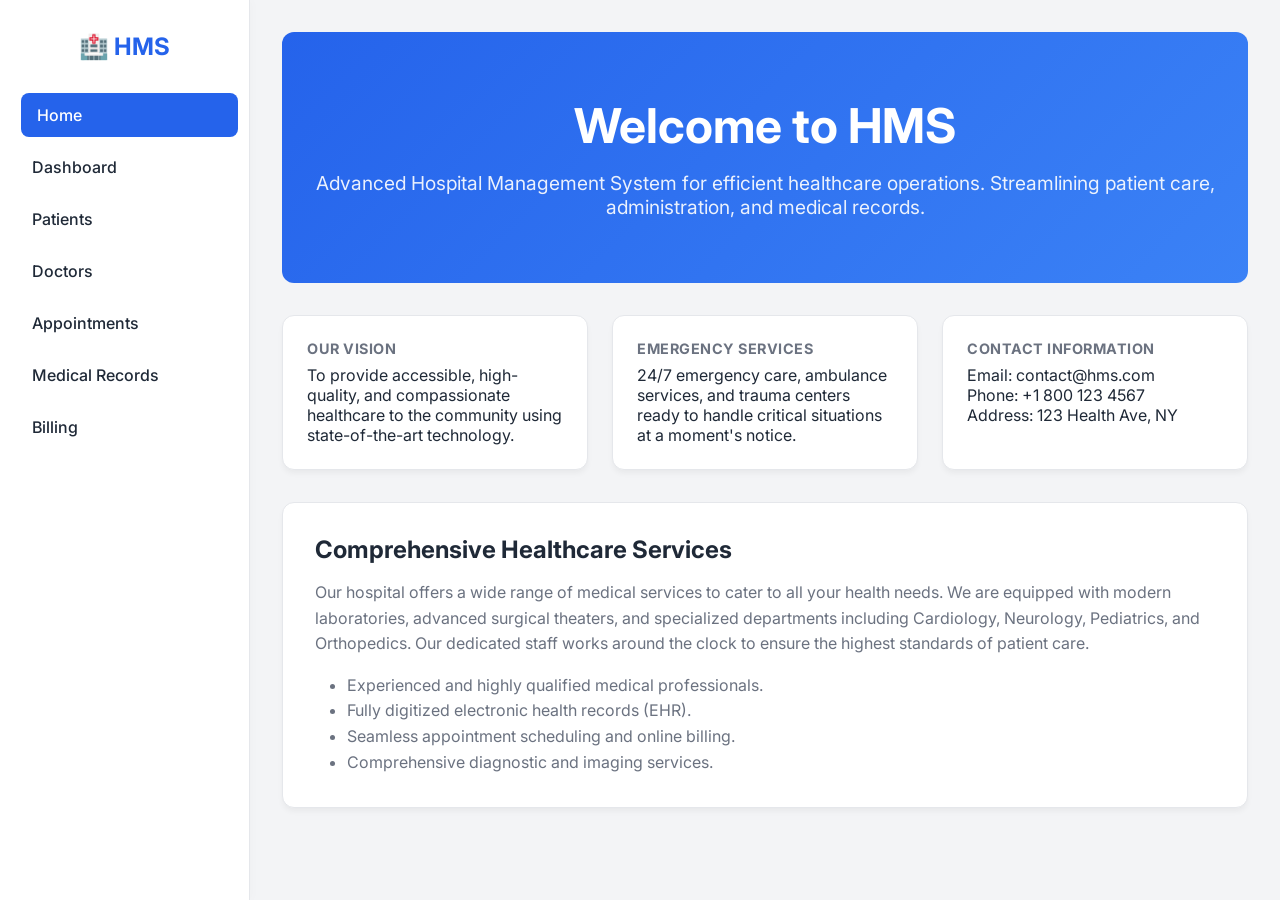
<file: Frontend/index.html>
<!DOCTYPE html>
<html lang="en">
<head>
    <meta charset="UTF-8">
    <meta name="viewport" content="width=device-width, initial-scale=1.0">
    <title>Hospital Management System</title>
    <link rel="stylesheet" href="style.css">
</head>
<body>
    <div class="sidebar">
        <h2>🏥 HMS</h2>
        <a href="index.html" class="active">Home</a>
        <a href="dashboard.html">Dashboard</a>
        <a href="patients.html">Patients</a>
        <a href="doctors.html">Doctors</a>
        <a href="appointments.html">Appointments</a>
        <a href="records.html">Medical Records</a>
        <a href="billing.html">Billing</a>
    </div>

    <div class="main-content">
        <div class="hero">
            <h1>Welcome to HMS</h1>
            <p>Advanced Hospital Management System for efficient healthcare operations. Streamlining patient care, administration, and medical records.</p>
        </div>
        
        <div class="dashboard-cards" style="margin-bottom: 2rem;">
            <div class="card">
                <h3>Our Vision</h3>
                <p>To provide accessible, high-quality, and compassionate healthcare to the community using state-of-the-art technology.</p>
            </div>
            <div class="card">
                <h3>Emergency Services</h3>
                <p>24/7 emergency care, ambulance services, and trauma centers ready to handle critical situations at a moment's notice.</p>
            </div>
            <div class="card">
                <h3>Contact Information</h3>
                <p>Email: contact@hms.com<br>Phone: +1 800 123 4567<br>Address: 123 Health Ave, NY</p>
            </div>
        </div>

        <div class="table-container" style="padding: 2rem; background: var(--surface);">
            <h2 style="margin-bottom: 1rem; color: var(--text-main);">Comprehensive Healthcare Services</h2>
            <p style="margin-bottom: 1rem; color: var(--text-muted); line-height: 1.6;">Our hospital offers a wide range of medical services to cater to all your health needs. We are equipped with modern laboratories, advanced surgical theaters, and specialized departments including Cardiology, Neurology, Pediatrics, and Orthopedics. Our dedicated staff works around the clock to ensure the highest standards of patient care.</p>
            <ul style="list-style-type: disc; margin-left: 2rem; color: var(--text-muted); line-height: 1.6;">
                <li>Experienced and highly qualified medical professionals.</li>
                <li>Fully digitized electronic health records (EHR).</li>
                <li>Seamless appointment scheduling and online billing.</li>
                <li>Comprehensive diagnostic and imaging services.</li>
            </ul>
        </div>
    </div>
</body>
</html>
</file>
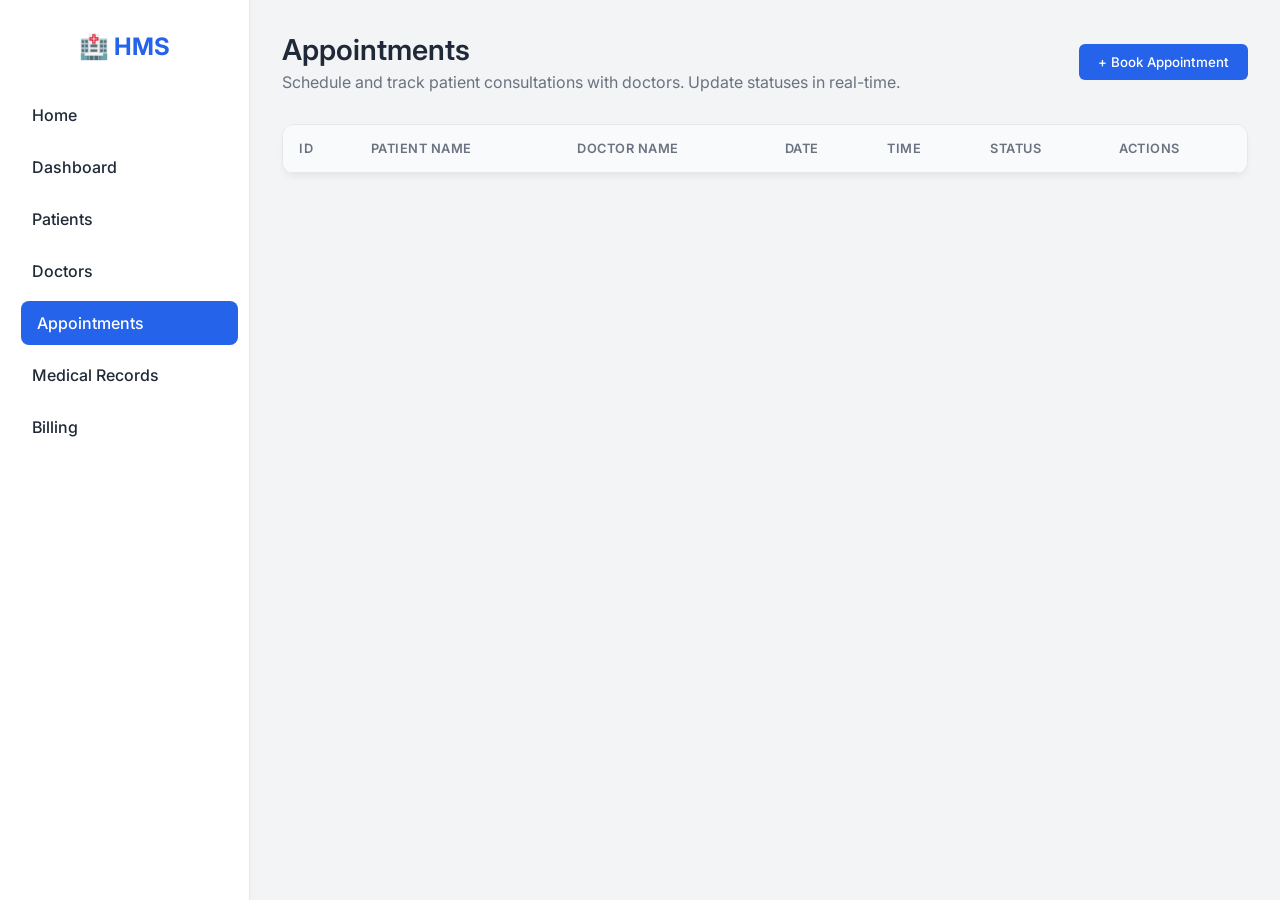
<file: Frontend/appointments.html>
<!DOCTYPE html>
<html lang="en">
<head>
    <meta charset="UTF-8">
    <meta name="viewport" content="width=device-width, initial-scale=1.0">
    <title>Appointments - HMS</title>
    <link rel="stylesheet" href="style.css">
</head>
<body>
    <div class="sidebar">
        <h2>🏥 HMS</h2>
        <a href="index.html">Home</a>
        <a href="dashboard.html">Dashboard</a>
        <a href="patients.html">Patients</a>
        <a href="doctors.html">Doctors</a>
        <a href="appointments.html" class="active">Appointments</a>
        <a href="records.html">Medical Records</a>
        <a href="billing.html">Billing</a>
    </div>

    <div class="main-content">
        <div class="header">
            <div>
                <h1>Appointments</h1>
                <p style="color: var(--text-muted); margin-top: 5px;">Schedule and track patient consultations with doctors. Update statuses in real-time.</p>
            </div>
            <button class="btn" onclick="openModal('appointmentModal')">+ Book Appointment</button>
        </div>
        
        <div class="table-container">
            <table>
                <thead>
                    <tr>
                        <th>ID</th>
                        <th>Patient Name</th>
                        <th>Doctor Name</th>
                        <th>Date</th>
                        <th>Time</th>
                        <th>Status</th>
                        <th>Actions</th>
                    </tr>
                </thead>
                <tbody id="table-body"></tbody>
            </table>
        </div>
    </div>

    <!-- Modal -->
    <div class="modal" id="appointmentModal">
        <div class="modal-content">
            <div class="modal-header">
                <h2>Book Appointment</h2>
                <button class="close-btn">&times;</button>
            </div>
            <form id="appointmentForm">
                <div class="form-group">
                    <label>Patient Name</label>
                    <input type="text" name="patient_name" required>
                </div>
                <div class="form-group">
                    <label>Doctor Name</label>
                    <input type="text" name="doctor_name" required>
                </div>
                <div class="form-group" style="display: flex; gap: 1rem;">
                    <div style="flex:1">
                        <label>Date</label>
                        <input type="date" name="appointment_date" required>
                    </div>
                    <div style="flex:1">
                        <label>Time</label>
                        <input type="time" name="appointment_time" required>
                    </div>
                </div>
                <div class="form-group">
                    <label>Status</label>
                    <select name="appointment_status">
                        <option>Scheduled</option>
                        <option>Completed</option>
                        <option>Cancelled</option>
                    </select>
                </div>
                <div class="form-actions">
                    <button type="button" class="btn btn-danger" onclick="closeModal('appointmentModal')">Cancel</button>
                    <button type="submit" class="btn btn-success">Book</button>
                </div>
            </form>
        </div>
    </div>

    <script src="script.js"></script>
    <script>
        async function loadData() {
            const data = await fetchData('/appointments/');
            const tbody = document.getElementById('table-body');
            tbody.innerHTML = '';
            data.forEach(item => {
                tbody.innerHTML += `
                    <tr>
                        <td>${item.appointment_id}</td>
                        <td>${item.patient_name}</td>
                        <td>${item.doctor_name}</td>
                        <td>${item.appointment_date}</td>
                        <td>${item.appointment_time}</td>
                        <td><span style="padding:4px 8px;border-radius:4px;background:#e2e8f0;font-size:0.8rem">${item.appointment_status}</span></td>
                        <td class="actions">
                            <button class="btn btn-small btn-danger" onclick="deleteData(${item.appointment_id})">Delete</button>
                        </td>
                    </tr>
                `;
            });
        }

        document.getElementById('appointmentForm').addEventListener('submit', async (e) => {
            e.preventDefault();
            const formData = new FormData(e.target);
            const data = Object.fromEntries(formData.entries());
            await postData('/appointments/add/', data);
            closeModal('appointmentModal');
            e.target.reset();
            loadData();
        });

        async function deleteData(id) {
            if(confirm('Are you sure?')) {
                await postData(`/appointments/delete/${id}/`, {}, 'DELETE');
                loadData();
            }
        }

        loadData();
    </script>
</body>
</html>
</file>
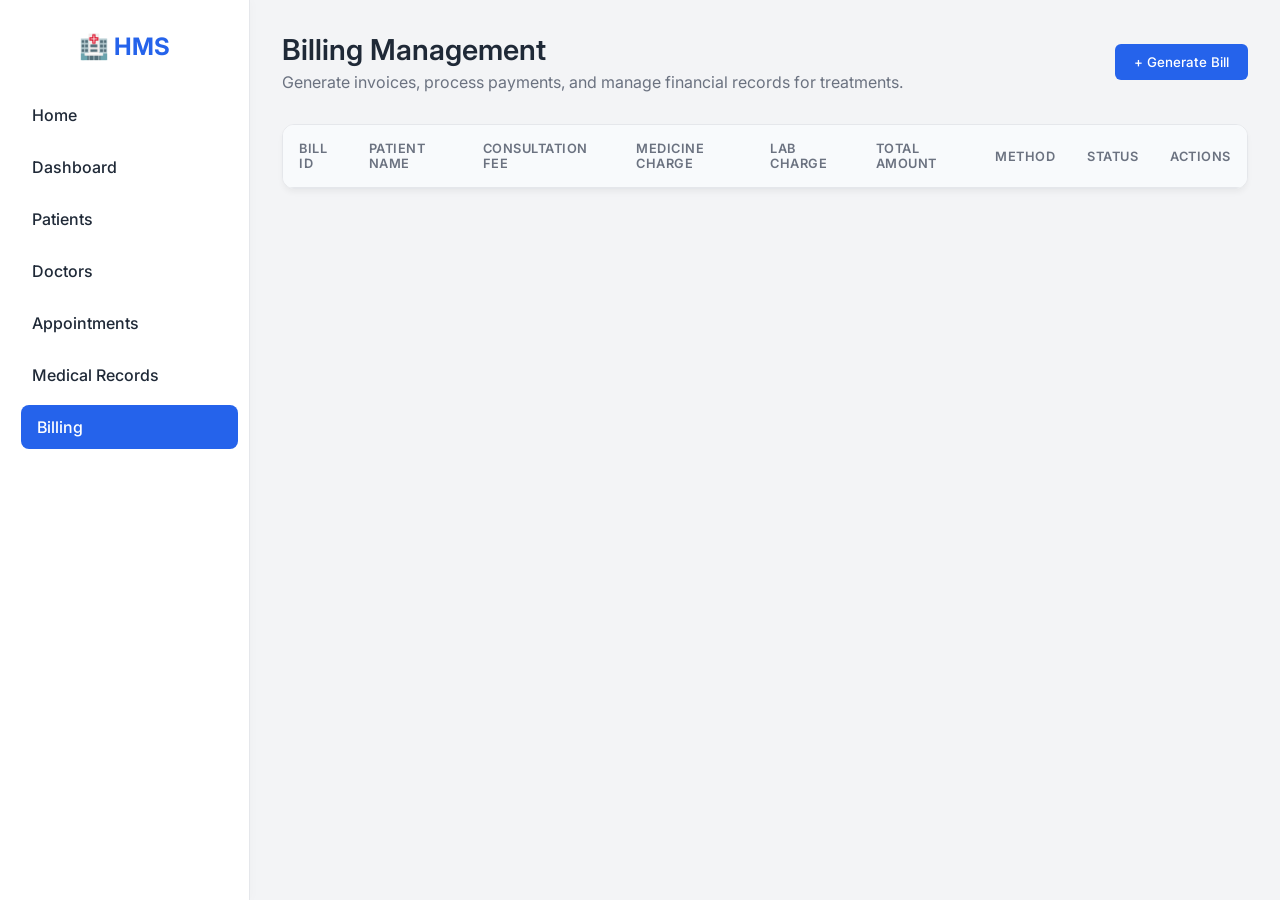
<file: Frontend/billing.html>
<!DOCTYPE html>
<html lang="en">
<head>
    <meta charset="UTF-8">
    <meta name="viewport" content="width=device-width, initial-scale=1.0">
    <title>Billing - HMS</title>
    <link rel="stylesheet" href="style.css">
</head>
<body>
    <div class="sidebar">
        <h2>🏥 HMS</h2>
        <a href="index.html">Home</a>
        <a href="dashboard.html">Dashboard</a>
        <a href="patients.html">Patients</a>
        <a href="doctors.html">Doctors</a>
        <a href="appointments.html">Appointments</a>
        <a href="records.html">Medical Records</a>
        <a href="billing.html" class="active">Billing</a>
    </div>

    <div class="main-content">
        <div class="header">
            <div>
                <h1>Billing Management</h1>
                <p style="color: var(--text-muted); margin-top: 5px;">Generate invoices, process payments, and manage financial records for treatments.</p>
            </div>
            <button class="btn" onclick="openModal('billModal')">+ Generate Bill</button>
        </div>
        
        <div class="table-container">
            <table>
                <thead>
                    <tr>
                        <th>Bill ID</th>
                        <th>Patient Name</th>
                        <th>Consultation Fee</th>
                        <th>Medicine Charge</th>
                        <th>Lab Charge</th>
                        <th>Total Amount</th>
                        <th>Method</th>
                        <th>Status</th>
                        <th>Actions</th>
                    </tr>
                </thead>
                <tbody id="table-body"></tbody>
            </table>
        </div>
    </div>

    <!-- Modal -->
    <div class="modal" id="billModal">
        <div class="modal-content">
            <div class="modal-header">
                <h2>Generate Bill</h2>
                <button class="close-btn">&times;</button>
            </div>
            <form id="billForm">
                <div class="form-group">
                    <label>Patient Name</label>
                    <input type="text" name="patient_name" required>
                </div>
                <div class="form-group" style="display: flex; gap: 1rem;">
                    <div style="flex:1">
                        <label>Consultation Fee ($)</label>
                        <input type="number" step="0.01" name="consultation_fee" id="fee" required oninput="calcTotal()">
                    </div>
                    <div style="flex:1">
                        <label>Medicine Charge ($)</label>
                        <input type="number" step="0.01" name="medicine_charge" id="med" required oninput="calcTotal()">
                    </div>
                </div>
                <div class="form-group" style="display: flex; gap: 1rem;">
                    <div style="flex:1">
                        <label>Laboratory Charge ($)</label>
                        <input type="number" step="0.01" name="laboratory_charge" id="lab" required oninput="calcTotal()">
                    </div>
                    <div style="flex:1">
                        <label>Total Amount ($)</label>
                        <input type="number" step="0.01" name="total_amount" id="total" readonly>
                    </div>
                </div>
                <div class="form-group" style="display: flex; gap: 1rem;">
                    <div style="flex:1">
                        <label>Payment Method</label>
                        <select name="payment_method">
                            <option>Cash</option>
                            <option>UPI</option>
                            <option>Credit Card</option>
                            <option>Debit Card</option>
                            <option>Insurance</option>
                        </select>
                    </div>
                    <div style="flex:1">
                        <label>Status</label>
                        <select name="payment_status">
                            <option>Paid</option>
                            <option>Pending</option>
                        </select>
                    </div>
                </div>
                <div class="form-actions">
                    <button type="button" class="btn btn-danger" onclick="closeModal('billModal')">Cancel</button>
                    <button type="submit" class="btn btn-success">Generate</button>
                </div>
            </form>
        </div>
    </div>

    <script src="script.js"></script>
    <script>
        function calcTotal() {
            const fee = parseFloat(document.getElementById('fee').value) || 0;
            const med = parseFloat(document.getElementById('med').value) || 0;
            const lab = parseFloat(document.getElementById('lab').value) || 0;
            document.getElementById('total').value = (fee + med + lab).toFixed(2);
        }

        async function loadData() {
            const data = await fetchData('/bills/');
            const tbody = document.getElementById('table-body');
            tbody.innerHTML = '';
            data.forEach(item => {
                const statusColor = item.payment_status === 'Paid' ? '#10b981' : '#ef4444';
                tbody.innerHTML += `
                    <tr>
                        <td>${item.bill_id}</td>
                        <td>${item.patient_name}</td>
                        <td>$${item.consultation_fee}</td>
                        <td>$${item.medicine_charge}</td>
                        <td>$${item.laboratory_charge}</td>
                        <td>$${item.total_amount}</td>
                        <td>${item.payment_method}</td>
                        <td><span style="color:white;background:${statusColor};padding:4px 8px;border-radius:4px;font-size:0.8rem">${item.payment_status}</span></td>
                        <td class="actions">
                            <button class="btn btn-small btn-danger" onclick="deleteData(${item.bill_id})">Delete</button>
                            <button class="btn btn-small btn-success" onclick="printBill(${item.bill_id})">Print</button>
                        </td>
                    </tr>
                `;
            });
        }

        function printBill(id) {
            window.print();
        }

        document.getElementById('billForm').addEventListener('submit', async (e) => {
            e.preventDefault();
            const formData = new FormData(e.target);
            const data = Object.fromEntries(formData.entries());
            await postData('/bills/add/', data);
            closeModal('billModal');
            e.target.reset();
            loadData();
        });

        async function deleteData(id) {
            if(confirm('Are you sure?')) {
                await postData(`/bills/delete/${id}/`, {}, 'DELETE');
                loadData();
            }
        }

        loadData();
    </script>
</body>
</html>
</file>
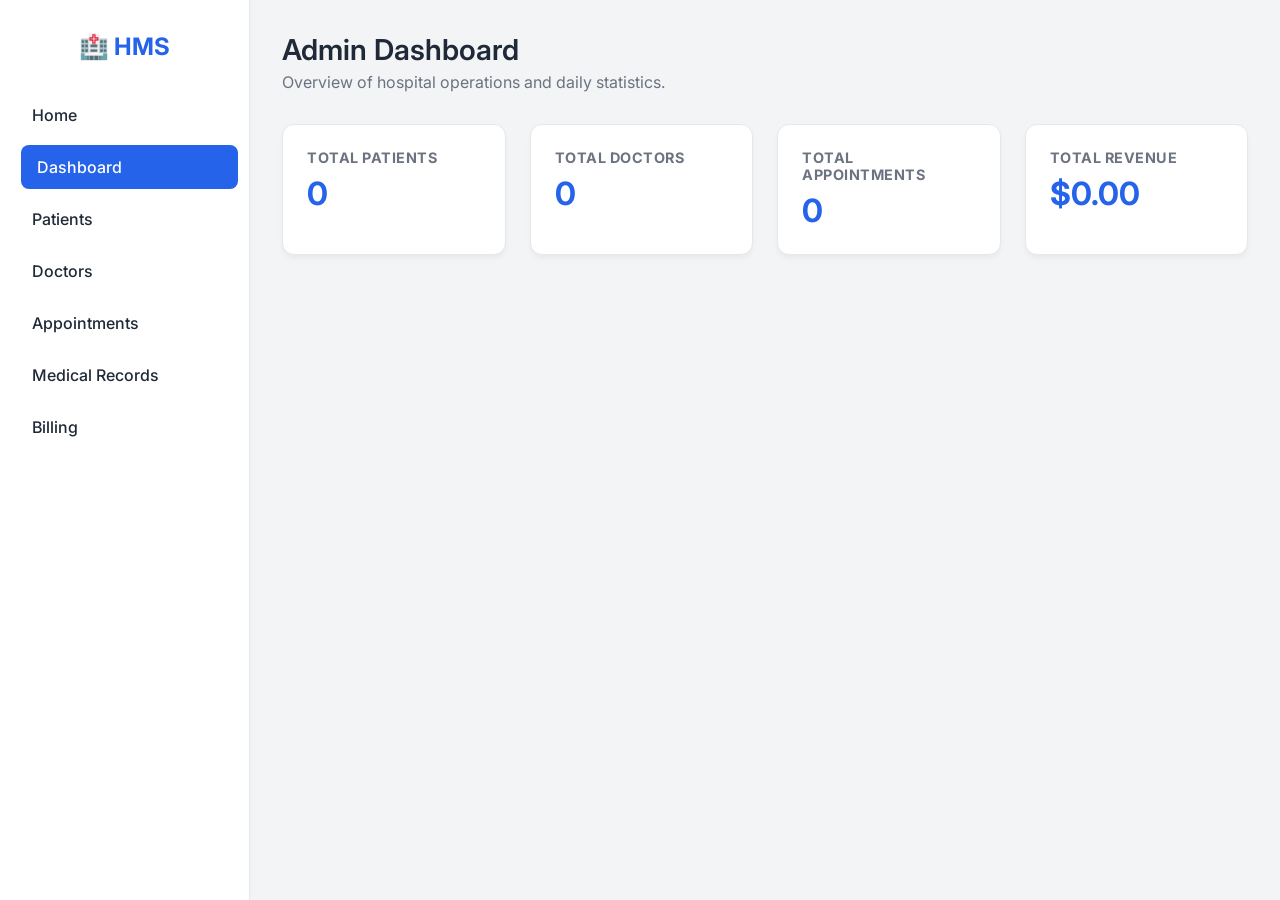
<file: Frontend/dashboard.html>
<!DOCTYPE html>
<html lang="en">
<head>
    <meta charset="UTF-8">
    <meta name="viewport" content="width=device-width, initial-scale=1.0">
    <title>Admin Dashboard</title>
    <link rel="stylesheet" href="style.css">
</head>
<body>
    <div class="sidebar">
        <h2>🏥 HMS</h2>
        <a href="index.html">Home</a>
        <a href="dashboard.html" class="active">Dashboard</a>
        <a href="patients.html">Patients</a>
        <a href="doctors.html">Doctors</a>
        <a href="appointments.html">Appointments</a>
        <a href="records.html">Medical Records</a>
        <a href="billing.html">Billing</a>
    </div>

    <div class="main-content">
        <div class="header">
            <div>
                <h1>Admin Dashboard</h1>
                <p style="color: var(--text-muted); margin-top: 5px;">Overview of hospital operations and daily statistics.</p>
            </div>
        </div>
        
        <div class="dashboard-cards">
            <div class="card">
                <h3>Total Patients</h3>
                <div class="value" id="total-patients">0</div>
            </div>
            <div class="card">
                <h3>Total Doctors</h3>
                <div class="value" id="total-doctors">0</div>
            </div>
            <div class="card">
                <h3>Total Appointments</h3>
                <div class="value" id="total-appointments">0</div>
            </div>
            <div class="card">
                <h3>Total Revenue</h3>
                <div class="value" id="total-revenue">$0</div>
            </div>
        </div>
    </div>

    <script src="script.js"></script>
    <script>
        async function loadDashboard() {
            const patients = await fetchData('/patients/');
            document.getElementById('total-patients').textContent = patients.length || 0;
            
            const doctors = await fetchData('/doctors/');
            document.getElementById('total-doctors').textContent = doctors.length || 0;
            
            const appointments = await fetchData('/appointments/');
            document.getElementById('total-appointments').textContent = appointments.length || 0;

            const bills = await fetchData('/bills/');
            const revenue = (bills || []).reduce((sum, bill) => sum + parseFloat(bill.total_amount || 0), 0);
            document.getElementById('total-revenue').textContent = `$${revenue.toFixed(2)}`;
        }
        loadDashboard();
    </script>
</body>
</html>
</file>
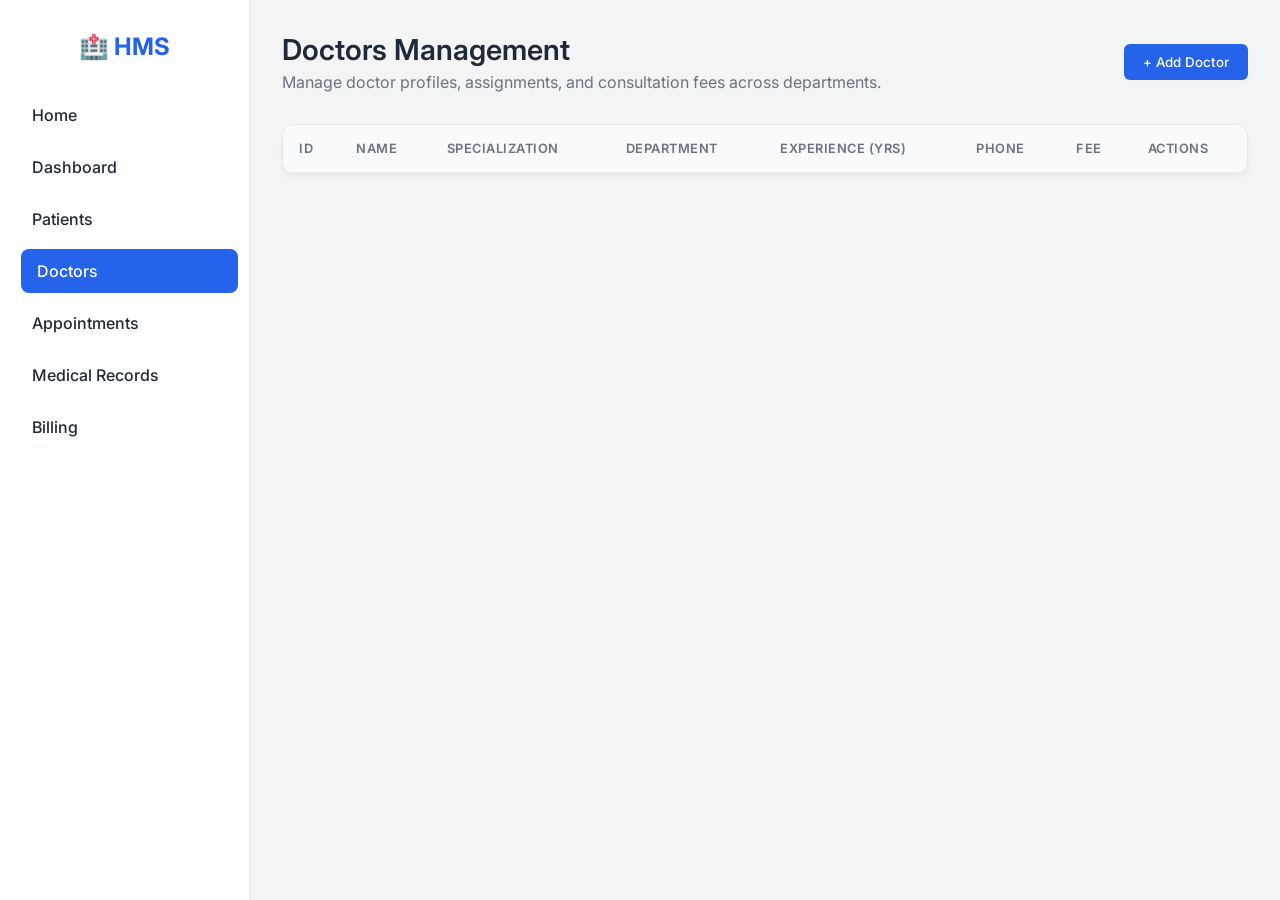
<file: Frontend/doctors.html>
<!DOCTYPE html>
<html lang="en">
<head>
    <meta charset="UTF-8">
    <meta name="viewport" content="width=device-width, initial-scale=1.0">
    <title>Doctors - HMS</title>
    <link rel="stylesheet" href="style.css">
</head>
<body>
    <div class="sidebar">
        <h2>🏥 HMS</h2>
        <a href="index.html">Home</a>
        <a href="dashboard.html">Dashboard</a>
        <a href="patients.html">Patients</a>
        <a href="doctors.html" class="active">Doctors</a>
        <a href="appointments.html">Appointments</a>
        <a href="records.html">Medical Records</a>
        <a href="billing.html">Billing</a>
    </div>

    <div class="main-content">
        <div class="header">
            <div>
                <h1>Doctors Management</h1>
                <p style="color: var(--text-muted); margin-top: 5px;">Manage doctor profiles, assignments, and consultation fees across departments.</p>
            </div>
            <button class="btn" onclick="openModal('doctorModal')">+ Add Doctor</button>
        </div>
        
        <div class="table-container">
            <table>
                <thead>
                    <tr>
                        <th>ID</th>
                        <th>Name</th>
                        <th>Specialization</th>
                        <th>Department</th>
                        <th>Experience (Yrs)</th>
                        <th>Phone</th>
                        <th>Fee</th>
                        <th>Actions</th>
                    </tr>
                </thead>
                <tbody id="table-body"></tbody>
            </table>
        </div>
    </div>

    <!-- Modal -->
    <div class="modal" id="doctorModal">
        <div class="modal-content">
            <div class="modal-header">
                <h2>Add Doctor</h2>
                <button class="close-btn">&times;</button>
            </div>
            <form id="doctorForm">
                <div class="form-group">
                    <label>Doctor Name</label>
                    <input type="text" name="doctor_name" required>
                </div>
                <div class="form-group">
                    <label>Specialization</label>
                    <input type="text" name="specialization" required>
                </div>
                <div class="form-group">
                    <label>Department</label>
                    <input type="text" name="department" required>
                </div>
                <div class="form-group" style="display: flex; gap: 1rem;">
                    <div style="flex:1">
                        <label>Experience (Years)</label>
                        <input type="number" name="experience" required>
                    </div>
                    <div style="flex:1">
                        <label>Consultation Fee</label>
                        <input type="number" name="consultation_fee" required>
                    </div>
                </div>
                <div class="form-group">
                    <label>Phone</label>
                    <input type="text" name="phone" required>
                </div>
                <div class="form-actions">
                    <button type="button" class="btn btn-danger" onclick="closeModal('doctorModal')">Cancel</button>
                    <button type="submit" class="btn btn-success">Save</button>
                </div>
            </form>
        </div>
    </div>

    <script src="script.js"></script>
    <script>
        async function loadData() {
            const data = await fetchData('/doctors/');
            const tbody = document.getElementById('table-body');
            tbody.innerHTML = '';
            data.forEach(item => {
                tbody.innerHTML += `
                    <tr>
                        <td>${item.doctor_id}</td>
                        <td>${item.doctor_name}</td>
                        <td>${item.specialization}</td>
                        <td>${item.department}</td>
                        <td>${item.experience}</td>
                        <td>${item.phone}</td>
                        <td>$${item.consultation_fee}</td>
                        <td class="actions">
                            <button class="btn btn-small btn-danger" onclick="deleteData(${item.doctor_id})">Delete</button>
                        </td>
                    </tr>
                `;
            });
        }

        document.getElementById('doctorForm').addEventListener('submit', async (e) => {
            e.preventDefault();
            const formData = new FormData(e.target);
            const data = Object.fromEntries(formData.entries());
            await postData('/doctors/add/', data);
            closeModal('doctorModal');
            e.target.reset();
            loadData();
        });

        async function deleteData(id) {
            if(confirm('Are you sure?')) {
                await postData(`/doctors/delete/${id}/`, {}, 'DELETE');
                loadData();
            }
        }

        loadData();
    </script>
</body>
</html>
</file>
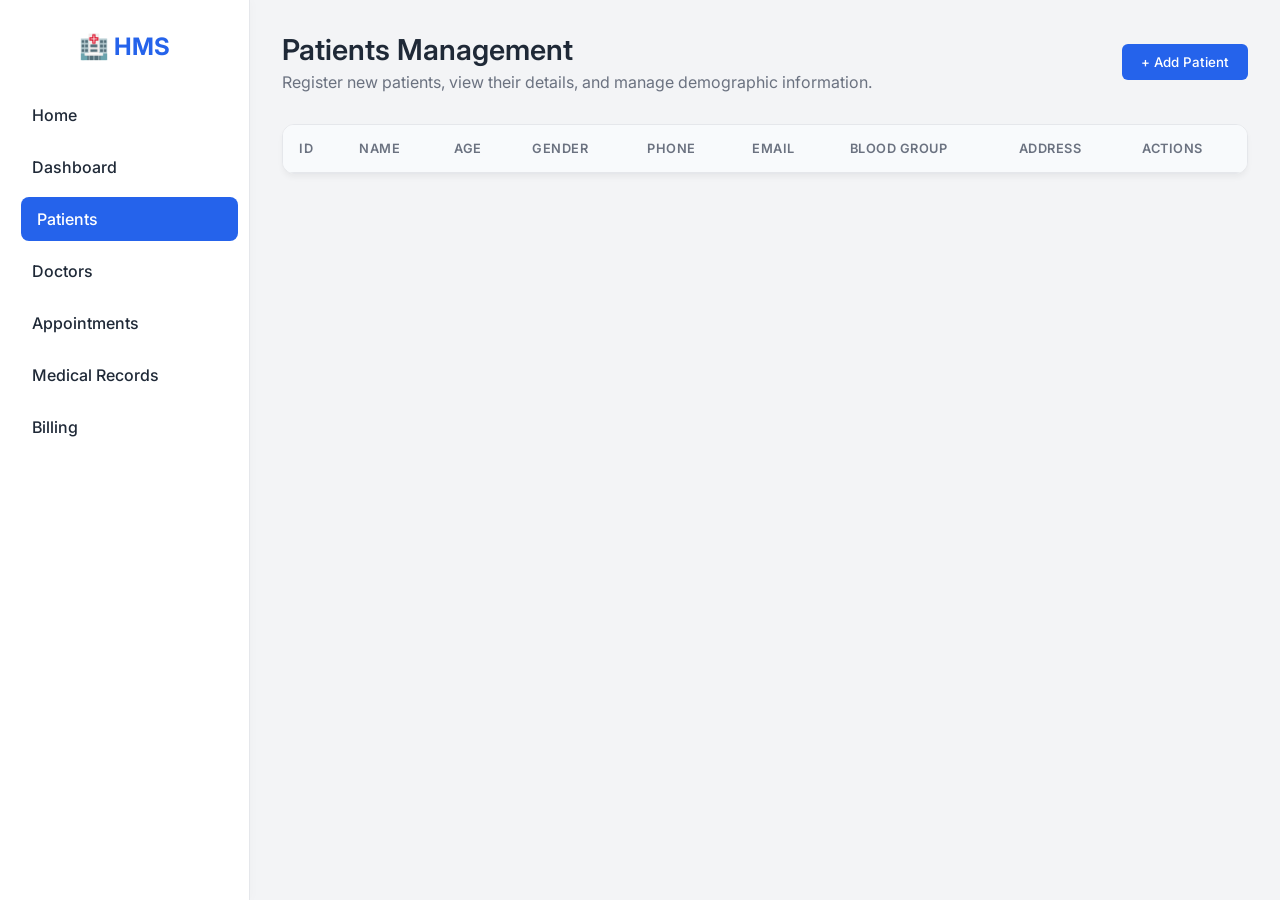
<file: Frontend/patients.html>
<!DOCTYPE html>
<html lang="en">
<head>
    <meta charset="UTF-8">
    <meta name="viewport" content="width=device-width, initial-scale=1.0">
    <title>Patients - HMS</title>
    <link rel="stylesheet" href="style.css">
</head>
<body>
    <div class="sidebar">
        <h2>🏥 HMS</h2>
        <a href="index.html">Home</a>
        <a href="dashboard.html">Dashboard</a>
        <a href="patients.html" class="active">Patients</a>
        <a href="doctors.html">Doctors</a>
        <a href="appointments.html">Appointments</a>
        <a href="records.html">Medical Records</a>
        <a href="billing.html">Billing</a>
    </div>

    <div class="main-content">
        <div class="header">
            <div>
                <h1>Patients Management</h1>
                <p style="color: var(--text-muted); margin-top: 5px;">Register new patients, view their details, and manage demographic information.</p>
            </div>
            <button class="btn" onclick="openModal('patientModal')">+ Add Patient</button>
        </div>
        
        <div class="table-container">
            <table>
                <thead>
                    <tr>
                        <th>ID</th>
                        <th>Name</th>
                        <th>Age</th>
                        <th>Gender</th>
                        <th>Phone</th>
                        <th>Email</th>
                        <th>Blood Group</th>
                        <th>Address</th>
                        <th>Actions</th>
                    </tr>
                </thead>
                <tbody id="table-body"></tbody>
            </table>
        </div>
    </div>

    <!-- Modal -->
    <div class="modal" id="patientModal">
        <div class="modal-content">
            <div class="modal-header">
                <h2>Add Patient</h2>
                <button class="close-btn">&times;</button>
            </div>
            <form id="patientForm">
                <div class="form-group">
                    <label>Patient Name</label>
                    <input type="text" name="patient_name" required>
                </div>
                <div class="form-group" style="display: flex; gap: 1rem;">
                    <div style="flex:1">
                        <label>Age</label>
                        <input type="number" name="age" required>
                    </div>
                    <div style="flex:1">
                        <label>Gender</label>
                        <select name="gender">
                            <option>Male</option>
                            <option>Female</option>
                            <option>Other</option>
                        </select>
                    </div>
                </div>
                <div class="form-group">
                    <label>Phone</label>
                    <input type="text" name="phone" required>
                </div>
                <div class="form-group">
                    <label>Email</label>
                    <input type="email" name="email" required>
                </div>
                <div class="form-group">
                    <label>Blood Group</label>
                    <input type="text" name="blood_group" required>
                </div>
                <div class="form-group">
                    <label>Address</label>
                    <textarea name="address" required></textarea>
                </div>
                <div class="form-actions">
                    <button type="button" class="btn btn-danger" onclick="closeModal('patientModal')">Cancel</button>
                    <button type="submit" class="btn btn-success">Save</button>
                </div>
            </form>
        </div>
    </div>

    <script src="script.js"></script>
    <script>
        async function loadData() {
            const data = await fetchData('/patients/');
            const tbody = document.getElementById('table-body');
            tbody.innerHTML = '';
            data.forEach(item => {
                tbody.innerHTML += `
                    <tr>
                        <td>${item.patient_id}</td>
                        <td>${item.patient_name}</td>
                        <td>${item.age}</td>
                        <td>${item.gender}</td>
                        <td>${item.phone}</td>
                        <td>${item.email}</td>
                        <td>${item.blood_group}</td>
                        <td>${item.address}</td>
                        <td class="actions">
                            <button class="btn btn-small btn-danger" onclick="deleteData(${item.patient_id})">Delete</button>
                        </td>
                    </tr>
                `;
            });
        }

        document.getElementById('patientForm').addEventListener('submit', async (e) => {
            e.preventDefault();
            const formData = new FormData(e.target);
            const data = Object.fromEntries(formData.entries());
            await postData('/patients/add/', data);
            closeModal('patientModal');
            e.target.reset();
            loadData();
        });

        async function deleteData(id) {
            if(confirm('Are you sure?')) {
                await postData(`/patients/delete/${id}/`, {}, 'DELETE');
                loadData();
            }
        }

        loadData();
    </script>
</body>
</html>
</file>
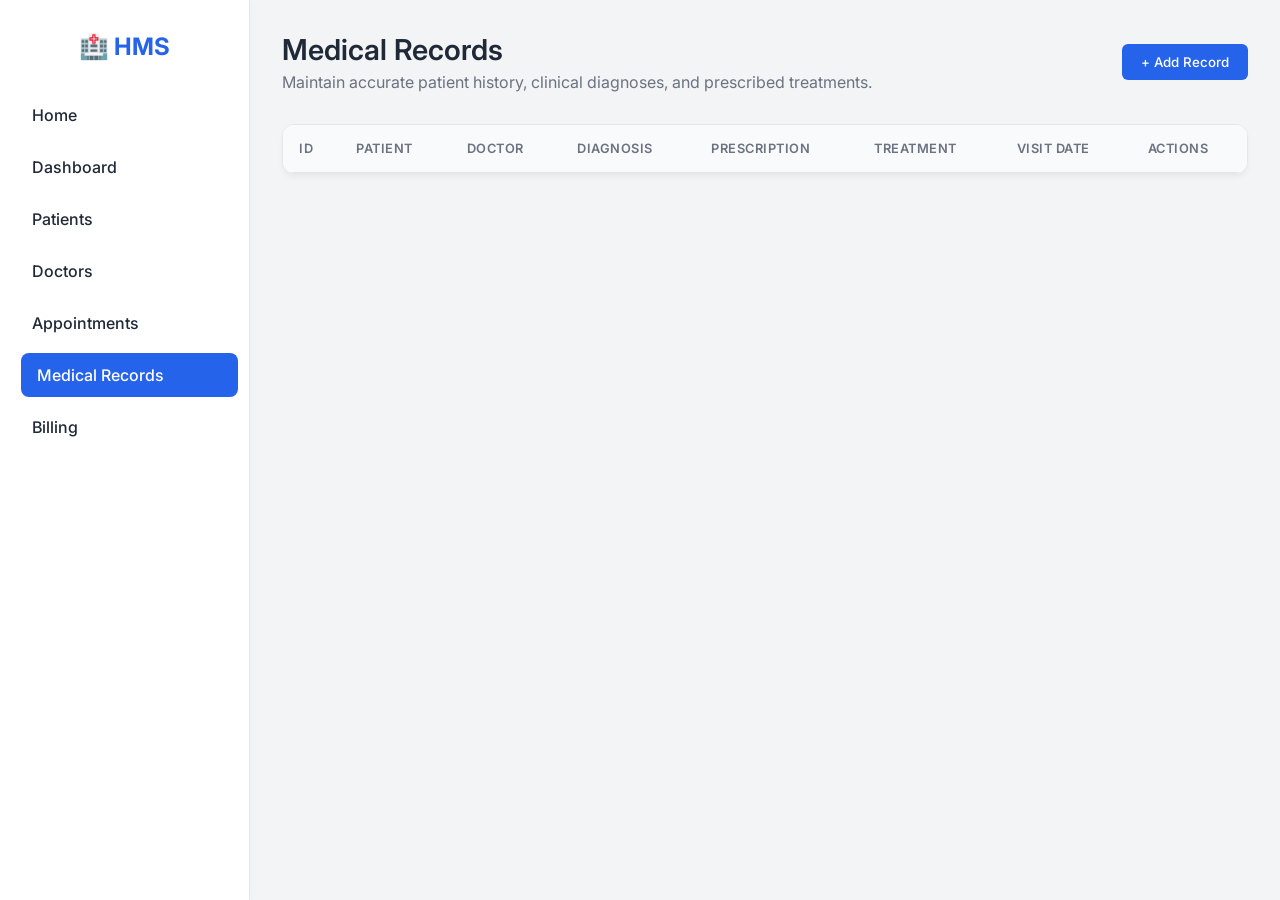
<file: Frontend/records.html>
<!DOCTYPE html>
<html lang="en">
<head>
    <meta charset="UTF-8">
    <meta name="viewport" content="width=device-width, initial-scale=1.0">
    <title>Medical Records - HMS</title>
    <link rel="stylesheet" href="style.css">
</head>
<body>
    <div class="sidebar">
        <h2>🏥 HMS</h2>
        <a href="index.html">Home</a>
        <a href="dashboard.html">Dashboard</a>
        <a href="patients.html">Patients</a>
        <a href="doctors.html">Doctors</a>
        <a href="appointments.html">Appointments</a>
        <a href="records.html" class="active">Medical Records</a>
        <a href="billing.html">Billing</a>
    </div>

    <div class="main-content">
        <div class="header">
            <div>
                <h1>Medical Records</h1>
                <p style="color: var(--text-muted); margin-top: 5px;">Maintain accurate patient history, clinical diagnoses, and prescribed treatments.</p>
            </div>
            <button class="btn" onclick="openModal('recordModal')">+ Add Record</button>
        </div>
        
        <div class="table-container">
            <table>
                <thead>
                    <tr>
                        <th>ID</th>
                        <th>Patient</th>
                        <th>Doctor</th>
                        <th>Diagnosis</th>
                        <th>Prescription</th>
                        <th>Treatment</th>
                        <th>Visit Date</th>
                        <th>Actions</th>
                    </tr>
                </thead>
                <tbody id="table-body"></tbody>
            </table>
        </div>
    </div>

    <!-- Modal -->
    <div class="modal" id="recordModal">
        <div class="modal-content">
            <div class="modal-header">
                <h2>Add Medical Record</h2>
                <button class="close-btn">&times;</button>
            </div>
            <form id="recordForm">
                <div class="form-group" style="display: flex; gap: 1rem;">
                    <div style="flex:1">
                        <label>Patient Name</label>
                        <input type="text" name="patient_name" required>
                    </div>
                    <div style="flex:1">
                        <label>Doctor Name</label>
                        <input type="text" name="doctor_name" required>
                    </div>
                </div>
                <div class="form-group">
                    <label>Diagnosis</label>
                    <input type="text" name="diagnosis" required>
                </div>
                <div class="form-group">
                    <label>Prescription</label>
                    <textarea name="prescription" required></textarea>
                </div>
                <div class="form-group">
                    <label>Treatment</label>
                    <textarea name="treatment" required></textarea>
                </div>
                <div class="form-group">
                    <label>Visit Date</label>
                    <input type="date" name="visit_date" required>
                </div>
                <div class="form-actions">
                    <button type="button" class="btn btn-danger" onclick="closeModal('recordModal')">Cancel</button>
                    <button type="submit" class="btn btn-success">Save</button>
                </div>
            </form>
        </div>
    </div>

    <script src="script.js"></script>
    <script>
        async function loadData() {
            const data = await fetchData('/records/');
            const tbody = document.getElementById('table-body');
            tbody.innerHTML = '';
            data.forEach(item => {
                tbody.innerHTML += `
                    <tr>
                        <td>${item.record_id}</td>
                        <td>${item.patient_name}</td>
                        <td>${item.doctor_name}</td>
                        <td>${item.diagnosis}</td>
                        <td>${item.prescription}</td>
                        <td>${item.treatment}</td>
                        <td>${item.visit_date}</td>
                        <td class="actions">
                            <button class="btn btn-small btn-danger" onclick="deleteData(${item.record_id})">Delete</button>
                        </td>
                    </tr>
                `;
            });
        }

        document.getElementById('recordForm').addEventListener('submit', async (e) => {
            e.preventDefault();
            const formData = new FormData(e.target);
            const data = Object.fromEntries(formData.entries());
            await postData('/records/add/', data);
            closeModal('recordModal');
            e.target.reset();
            loadData();
        });

        async function deleteData(id) {
            if(confirm('Are you sure?')) {
                await postData(`/records/delete/${id}/`, {}, 'DELETE');
                loadData();
            }
        }

        loadData();
    </script>
</body>
</html>
</file>
<file: Frontend/style.css>
@import url('https://fonts.googleapis.com/css2?family=Inter:wght@300;400;500;600;700&display=swap');

:root {
    --primary: #2563eb;
    --primary-light: #3b82f6;
    --secondary: #10b981;
    --bg-color: #f3f4f6;
    --surface: #ffffff;
    --text-main: #1f2937;
    --text-muted: #6b7280;
    --border: #e5e7eb;
    --sidebar-width: 250px;
    --danger: #ef4444;
}

* {
    margin: 0;
    padding: 0;
    box-sizing: border-box;
    font-family: 'Inter', sans-serif;
}

body {
    background-color: var(--bg-color);
    color: var(--text-main);
    display: flex;
    min-height: 100vh;
}

/* Sidebar */
.sidebar {
    width: var(--sidebar-width);
    background: var(--surface);
    border-right: 1px solid var(--border);
    display: flex;
    flex-direction: column;
    padding: 2rem 1rem;
    position: fixed;
    height: 100vh;
    box-shadow: 2px 0 10px rgba(0,0,0,0.02);
}

.sidebar h2 {
    color: var(--primary);
    text-align: center;
    margin-bottom: 2rem;
    font-weight: 700;
}

.sidebar a {
    text-decoration: none;
    color: var(--text-main);
    padding: 0.75rem 1rem;
    margin-bottom: 0.5rem;
    border-radius: 8px;
    display: flex;
    align-items: center;
    gap: 10px;
    transition: all 0.3s ease;
    font-weight: 500;
}

.sidebar a:hover, .sidebar a.active {
    background: var(--primary);
    color: white;
    transform: translateX(5px);
}

/* Main Content */
.main-content {
    flex: 1;
    margin-left: var(--sidebar-width);
    padding: 2rem;
    width: calc(100% - var(--sidebar-width));
}

.header {
    display: flex;
    justify-content: space-between;
    align-items: center;
    margin-bottom: 2rem;
}

.header h1 {
    font-size: 1.8rem;
    font-weight: 600;
    color: var(--text-main);
}

.btn {
    background: var(--primary);
    color: white;
    border: none;
    padding: 0.6rem 1.2rem;
    border-radius: 6px;
    cursor: pointer;
    font-weight: 500;
    transition: background 0.2s, transform 0.1s;
}

.btn:hover {
    background: var(--primary-light);
    transform: translateY(-2px);
}

.btn-danger { background: var(--danger); }
.btn-danger:hover { background: #dc2626; }
.btn-success { background: var(--secondary); }

/* Dashboard Cards */
.dashboard-cards {
    display: grid;
    grid-template-columns: repeat(auto-fit, minmax(200px, 1fr));
    gap: 1.5rem;
}

.card {
    background: var(--surface);
    padding: 1.5rem;
    border-radius: 12px;
    box-shadow: 0 4px 6px -1px rgba(0, 0, 0, 0.05);
    display: flex;
    flex-direction: column;
    gap: 0.5rem;
    border: 1px solid var(--border);
    transition: transform 0.3s ease, box-shadow 0.3s ease;
}

.card:hover {
    transform: translateY(-5px);
    box-shadow: 0 10px 15px -3px rgba(0, 0, 0, 0.1);
}

.card h3 {
    color: var(--text-muted);
    font-size: 0.9rem;
    text-transform: uppercase;
    letter-spacing: 0.5px;
}

.card .value {
    font-size: 2rem;
    font-weight: 700;
    color: var(--primary);
}

/* Data Tables */
.table-container {
    background: var(--surface);
    border-radius: 12px;
    box-shadow: 0 4px 6px -1px rgba(0, 0, 0, 0.05);
    overflow: hidden;
    border: 1px solid var(--border);
    margin-top: 2rem;
}

table {
    width: 100%;
    border-collapse: collapse;
}

th, td {
    padding: 1rem;
    text-align: left;
    border-bottom: 1px solid var(--border);
}

th {
    background: #f8fafc;
    font-weight: 600;
    color: var(--text-muted);
    text-transform: uppercase;
    font-size: 0.8rem;
    letter-spacing: 0.5px;
}

tr:hover {
    background: #f8fafc;
}

td .actions {
    display: flex;
    gap: 0.5rem;
}

.btn-small {
    padding: 0.4rem 0.8rem;
    font-size: 0.8rem;
}

/* Modals */
.modal {
    display: none;
    position: fixed;
    top: 0; left: 0; width: 100%; height: 100%;
    background: rgba(0,0,0,0.5);
    backdrop-filter: blur(4px);
    z-index: 1000;
    justify-content: center;
    align-items: center;
}

.modal.active { display: flex; }

.modal-content {
    background: var(--surface);
    padding: 2rem;
    border-radius: 12px;
    width: 90%;
    max-width: 500px;
    box-shadow: 0 20px 25px -5px rgba(0, 0, 0, 0.1);
    animation: slideUp 0.3s ease;
}

@keyframes slideUp {
    from { opacity: 0; transform: translateY(20px); }
    to { opacity: 1; transform: translateY(0); }
}

.modal-header {
    display: flex;
    justify-content: space-between;
    align-items: center;
    margin-bottom: 1.5rem;
}

.close-btn {
    background: none;
    border: none;
    font-size: 1.5rem;
    cursor: pointer;
    color: var(--text-muted);
}

.form-group {
    margin-bottom: 1rem;
}

.form-group label {
    display: block;
    margin-bottom: 0.5rem;
    font-weight: 500;
    color: var(--text-main);
    font-size: 0.9rem;
}

.form-group input, .form-group select, .form-group textarea {
    width: 100%;
    padding: 0.75rem;
    border: 1px solid var(--border);
    border-radius: 6px;
    font-family: inherit;
    transition: border-color 0.2s;
}

.form-group input:focus, .form-group select:focus, .form-group textarea:focus {
    outline: none;
    border-color: var(--primary);
    box-shadow: 0 0 0 3px rgba(37, 99, 235, 0.1);
}

.form-actions {
    display: flex;
    justify-content: flex-end;
    gap: 1rem;
    margin-top: 1.5rem;
}

/* Home Page Specific */
.hero {
    background: linear-gradient(135deg, var(--primary), var(--primary-light));
    color: white;
    padding: 4rem 2rem;
    border-radius: 12px;
    text-align: center;
    margin-bottom: 2rem;
}
.hero h1 { font-size: 3rem; margin-bottom: 1rem; }
.hero p { font-size: 1.2rem; opacity: 0.9; }
</file>
